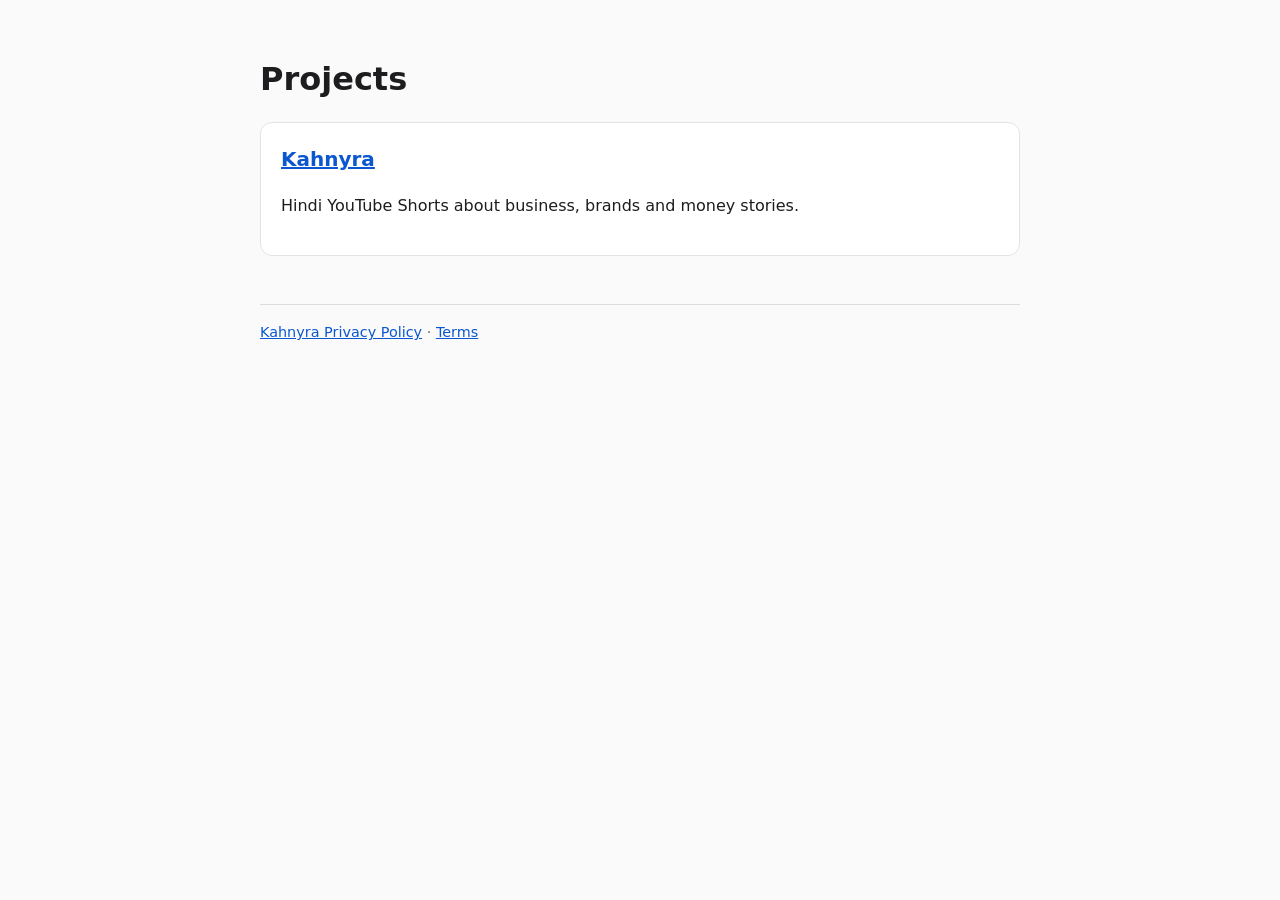
<file: index.html>
<!doctype html><html lang="en"><head><meta charset="utf-8"><meta name="viewport" content="width=device-width,initial-scale=1">
<title>ayn-png projects</title><link rel="stylesheet" href="/style.css"></head><body>
<h1>Projects</h1>
<div class="card"><h2 style="margin-top:0"><a href="/kahnyra/">Kahnyra</a></h2>
<p>Hindi YouTube Shorts about business, brands and money stories.</p></div>
<footer><a href="/kahnyra/privacy.html">Kahnyra Privacy Policy</a> · <a href="/kahnyra/terms.html">Terms</a></footer>
</body></html>
</file>
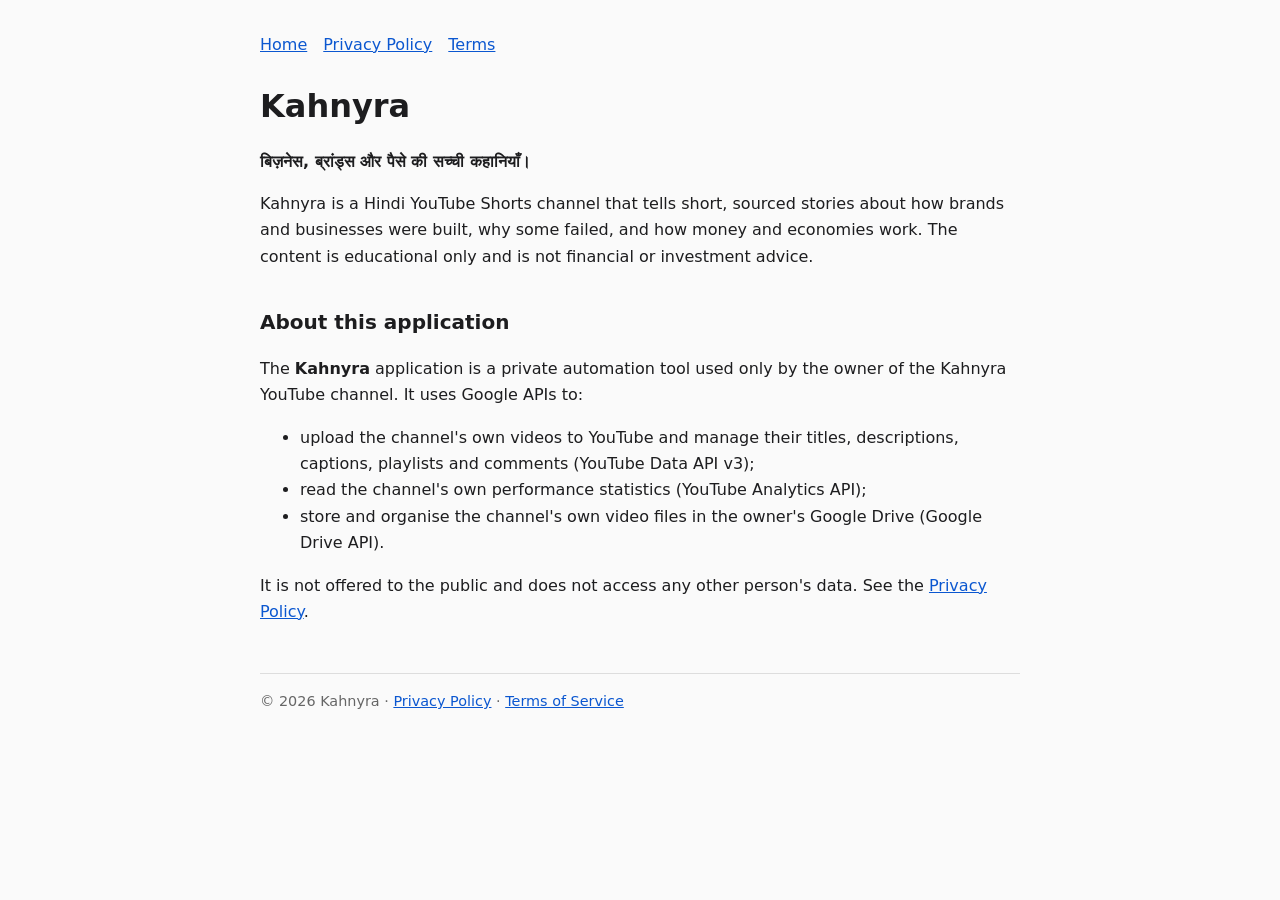
<file: kahnyra/index.html>
<!doctype html><html lang="hi"><head><meta charset="utf-8"><meta name="viewport" content="width=device-width,initial-scale=1">
<title>Kahnyra – Business, Brands aur Paise ki Kahaniyan</title>
<meta name="description" content="Kahnyra: short Hindi videos about how brands, businesses and economies rise and fall.">
<link rel="stylesheet" href="/style.css"></head><body>
<nav><a href="/kahnyra/">Home</a><a href="/kahnyra/privacy.html">Privacy Policy</a><a href="/kahnyra/terms.html">Terms</a></nav>
<h1>Kahnyra</h1>
<p><strong>बिज़नेस, ब्रांड्स और पैसे की सच्ची कहानियाँ।</strong></p>
<p>Kahnyra is a Hindi YouTube Shorts channel that tells short, sourced stories about how brands and businesses were built, why some failed, and how money and economies work. The content is educational only and is not financial or investment advice.</p>
<h2>About this application</h2>
<p>The <strong>Kahnyra</strong> application is a private automation tool used only by the owner of the Kahnyra YouTube channel. It uses Google APIs to:</p>
<ul>
<li>upload the channel's own videos to YouTube and manage their titles, descriptions, captions, playlists and comments (YouTube Data API v3);</li>
<li>read the channel's own performance statistics (YouTube Analytics API);</li>
<li>store and organise the channel's own video files in the owner's Google Drive (Google Drive API).</li>
</ul>
<p>It is not offered to the public and does not access any other person's data. See the <a href="/kahnyra/privacy.html">Privacy Policy</a>.</p>
<footer>© 2026 Kahnyra · <a href="/kahnyra/privacy.html">Privacy Policy</a> · <a href="/kahnyra/terms.html">Terms of Service</a></footer>
</body></html>
</file>
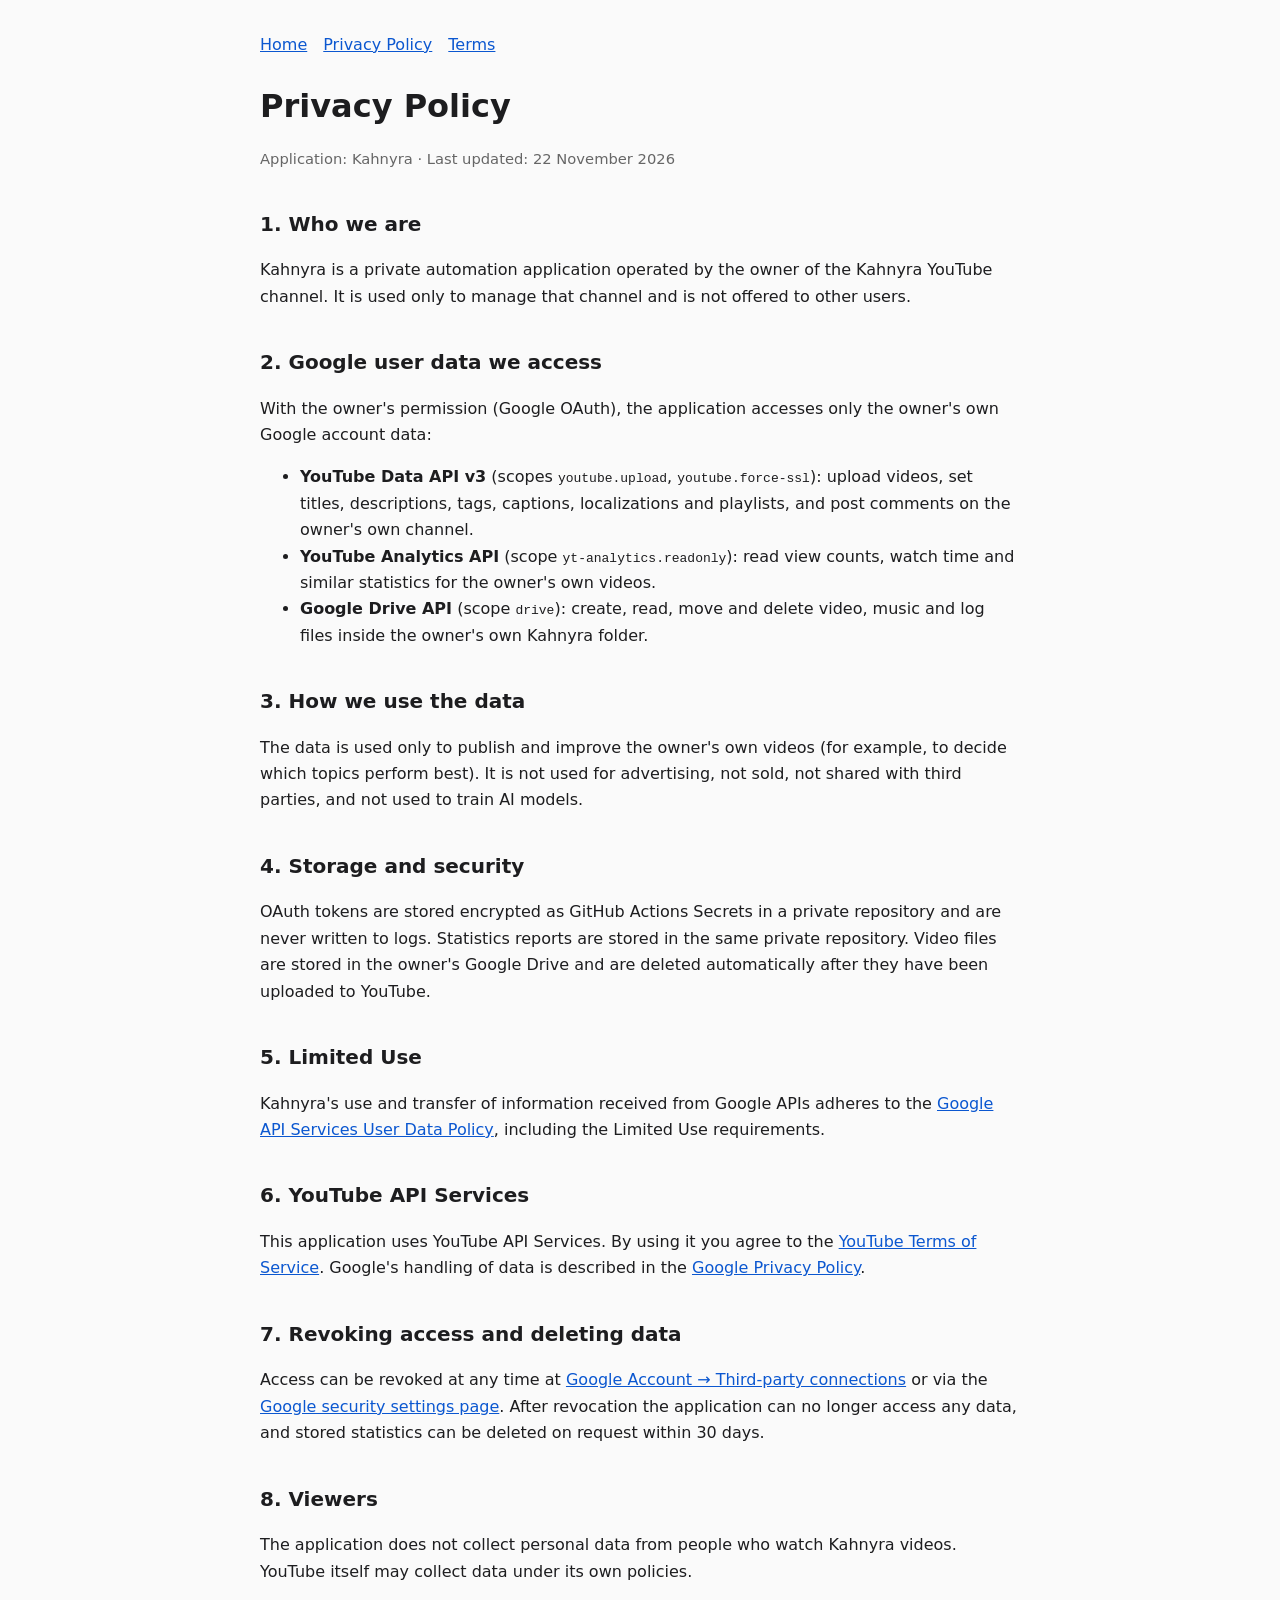
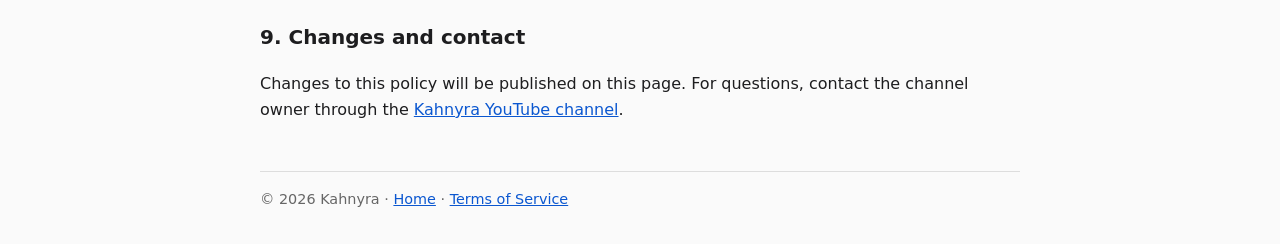
<file: kahnyra/privacy.html>
<!doctype html><html lang="en"><head><meta charset="utf-8"><meta name="viewport" content="width=device-width,initial-scale=1">
<title>Privacy Policy – Kahnyra</title><link rel="stylesheet" href="/style.css"></head><body>
<nav><a href="/kahnyra/">Home</a><a href="/kahnyra/privacy.html">Privacy Policy</a><a href="/kahnyra/terms.html">Terms</a></nav>
<h1>Privacy Policy</h1>
<p class="muted">Application: Kahnyra · Last updated: 22 November 2026</p>

<h2>1. Who we are</h2>
<p>Kahnyra is a private automation application operated by the owner of the Kahnyra YouTube channel. It is used only to manage that channel and is not offered to other users.</p>

<h2>2. Google user data we access</h2>
<p>With the owner's permission (Google OAuth), the application accesses only the owner's own Google account data:</p>
<ul>
<li><strong>YouTube Data API v3</strong> (scopes <code>youtube.upload</code>, <code>youtube.force-ssl</code>): upload videos, set titles, descriptions, tags, captions, localizations and playlists, and post comments on the owner's own channel.</li>
<li><strong>YouTube Analytics API</strong> (scope <code>yt-analytics.readonly</code>): read view counts, watch time and similar statistics for the owner's own videos.</li>
<li><strong>Google Drive API</strong> (scope <code>drive</code>): create, read, move and delete video, music and log files inside the owner's own Kahnyra folder.</li>
</ul>

<h2>3. How we use the data</h2>
<p>The data is used only to publish and improve the owner's own videos (for example, to decide which topics perform best). It is not used for advertising, not sold, not shared with third parties, and not used to train AI models.</p>

<h2>4. Storage and security</h2>
<p>OAuth tokens are stored encrypted as GitHub Actions Secrets in a private repository and are never written to logs. Statistics reports are stored in the same private repository. Video files are stored in the owner's Google Drive and are deleted automatically after they have been uploaded to YouTube.</p>

<h2>5. Limited Use</h2>
<p>Kahnyra's use and transfer of information received from Google APIs adheres to the <a href="https://developers.google.com/terms/api-services-user-data-policy">Google API Services User Data Policy</a>, including the Limited Use requirements.</p>

<h2>6. YouTube API Services</h2>
<p>This application uses YouTube API Services. By using it you agree to the <a href="https://www.youtube.com/t/terms">YouTube Terms of Service</a>. Google's handling of data is described in the <a href="https://policies.google.com/privacy">Google Privacy Policy</a>.</p>

<h2>7. Revoking access and deleting data</h2>
<p>Access can be revoked at any time at <a href="https://myaccount.google.com/permissions">Google Account → Third-party connections</a> or via the <a href="https://security.google.com/settings/security/permissions">Google security settings page</a>. After revocation the application can no longer access any data, and stored statistics can be deleted on request within 30 days.</p>

<h2>8. Viewers</h2>
<p>The application does not collect personal data from people who watch Kahnyra videos. YouTube itself may collect data under its own policies.</p>

<h2>9. Changes and contact</h2>
<p>Changes to this policy will be published on this page. For questions, contact the channel owner through the <a href="https://www.youtube.com/@Kahnyra/about">Kahnyra YouTube channel</a>.</p>

<footer>© 2026 Kahnyra · <a href="/kahnyra/">Home</a> · <a href="/kahnyra/terms.html">Terms of Service</a></footer>
</body></html>
</file>
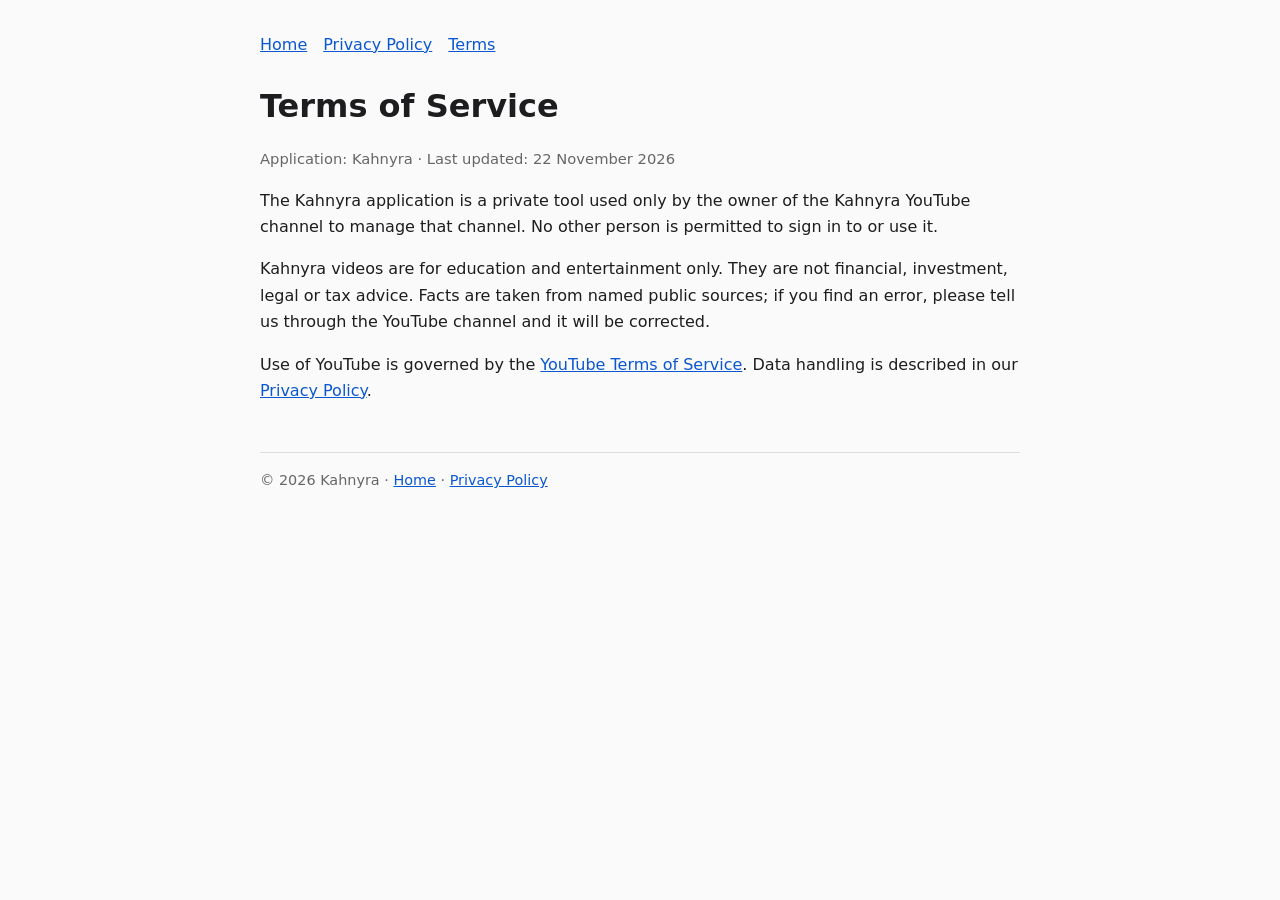
<file: kahnyra/terms.html>
<!doctype html><html lang="en"><head><meta charset="utf-8"><meta name="viewport" content="width=device-width,initial-scale=1">
<title>Terms of Service – Kahnyra</title><link rel="stylesheet" href="/style.css"></head><body>
<nav><a href="/kahnyra/">Home</a><a href="/kahnyra/privacy.html">Privacy Policy</a><a href="/kahnyra/terms.html">Terms</a></nav>
<h1>Terms of Service</h1>
<p class="muted">Application: Kahnyra · Last updated: 22 November 2026</p>
<p>The Kahnyra application is a private tool used only by the owner of the Kahnyra YouTube channel to manage that channel. No other person is permitted to sign in to or use it.</p>
<p>Kahnyra videos are for education and entertainment only. They are not financial, investment, legal or tax advice. Facts are taken from named public sources; if you find an error, please tell us through the YouTube channel and it will be corrected.</p>
<p>Use of YouTube is governed by the <a href="https://www.youtube.com/t/terms">YouTube Terms of Service</a>. Data handling is described in our <a href="/kahnyra/privacy.html">Privacy Policy</a>.</p>
<footer>© 2026 Kahnyra · <a href="/kahnyra/">Home</a> · <a href="/kahnyra/privacy.html">Privacy Policy</a></footer>
</body></html>
</file>
<file: style.css>
body{font-family:system-ui,-apple-system,"Segoe UI",Roboto,"Noto Sans Devanagari",sans-serif;max-width:760px;margin:0 auto;padding:32px 20px;line-height:1.65;color:#1d1d1f;background:#fafafa}
h1{font-size:2rem;margin-bottom:.2em}h2{margin-top:1.8em;font-size:1.25rem}
a{color:#0b57d0}.muted{color:#666;font-size:.92rem}
nav a{margin-right:16px}footer{margin-top:48px;border-top:1px solid #ddd;padding-top:16px;font-size:.9rem;color:#666}
.card{background:#fff;border:1px solid #e3e3e3;border-radius:12px;padding:20px;margin:16px 0}
</file>
